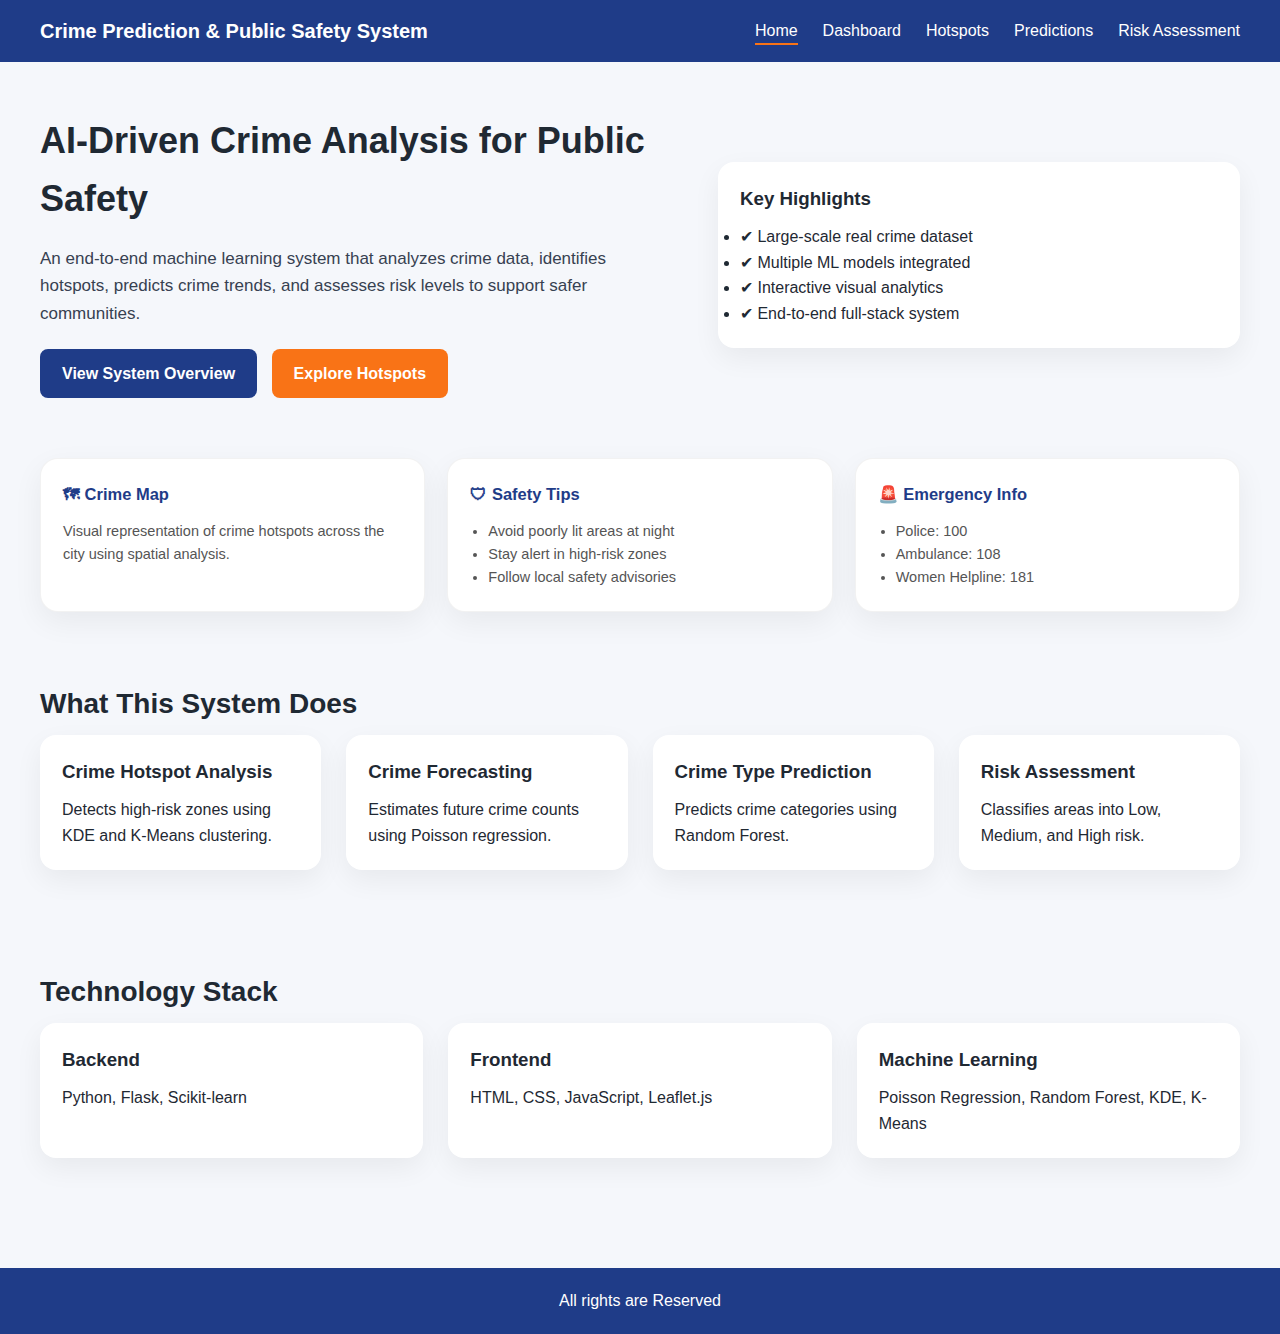
<file: frontend/index.html>
<!DOCTYPE html>
<html lang="en">
<head>
  <meta charset="UTF-8">
  <title>Crime Prediction & Public Safety System</title>
  <link rel="stylesheet" href="css/style.css">
</head>
<body>

<!-- NAVBAR -->
<div class="navbar">
  <h1>Crime Prediction & Public Safety System</h1>
  <ul>
    <li><a href="index.html" class="active">Home</a></li>
    <li><a href="dashboard.html">Dashboard</a></li>
    <li><a href="hotspots.html">Hotspots</a></li>
    <li><a href="prediction.html">Predictions</a></li>
    <li><a href="risk.html">Risk Assessment</a></li>
  </ul>
</div>

<!-- HERO -->
<div class="section hero">
  <div>
    <h2>AI-Driven Crime Analysis for Public Safety</h2>
    <p>
      An end-to-end machine learning system that analyzes crime data,
      identifies hotspots, predicts crime trends, and assesses risk levels
      to support safer communities.
    </p>

    <a href="dashboard.html" class="button">View System Overview</a>
    <a href="hotspots.html" class="button secondary">Explore Hotspots</a>
  </div>

  <div class="card">
    <h3>Key Highlights</h3>
    <ul>
      <li>✔ Large-scale real crime dataset</li>
      <li>✔ Multiple ML models integrated</li>
      <li>✔ Interactive visual analytics</li>
      <li>✔ End-to-end full-stack system</li>
    </ul>
  </div>
</div>
<!-- QUICK OVERVIEW CARDS -->
<div class="section quick-overview">
  <div class="overview-grid">

    <div class="overview-card">
      <h4>🗺 Crime Map</h4>
      <p>Visual representation of crime hotspots across the city using spatial analysis.</p>
    </div>

    <div class="overview-card">
      <h4>🛡 Safety Tips</h4>
      <ul>
        <li>Avoid poorly lit areas at night</li>
        <li>Stay alert in high-risk zones</li>
        <li>Follow local safety advisories</li>
      </ul>
    </div>

    <div class="overview-card">
      <h4>🚨 Emergency Info</h4>
      <ul>
        <li>Police: 100</li>
        <li>Ambulance: 108</li>
        <li>Women Helpline: 181</li>
      </ul>
    </div>

  </div>
</div>
<!-- FEATURES -->
<div class="section">
  <h2 class="section-title">What This System Does</h2>

  <div class="card-grid">
    <div class="card">
      <h3>Crime Hotspot Analysis</h3>
      <p>Detects high-risk zones using KDE and K-Means clustering.</p>
    </div>

    <div class="card">
      <h3>Crime Forecasting</h3>
      <p>Estimates future crime counts using Poisson regression.</p>
    </div>

    <div class="card">
      <h3>Crime Type Prediction</h3>
      <p>Predicts crime categories using Random Forest.</p>
    </div>

    <div class="card">
      <h3>Risk Assessment</h3>
      <p>Classifies areas into Low, Medium, and High risk.</p>
    </div>
  </div>
</div>

<!-- TECH STACK -->
<div class="section">
  <h2 class="section-title">Technology Stack</h2>

  <div class="card-grid">
    <div class="card">
      <h3>Backend</h3>
      <p>Python, Flask, Scikit-learn</p>
    </div>

    <div class="card">
      <h3>Frontend</h3>
      <p>HTML, CSS, JavaScript, Leaflet.js</p>
    </div>

    <div class="card">
      <h3>Machine Learning</h3>
      <p>Poisson Regression, Random Forest, KDE, K-Means</p>
    </div>
  </div>
</div>

<!-- FOOTER -->
<div class="footer">
  All rights are Reserved
</div>

</body>
</html>
</file>
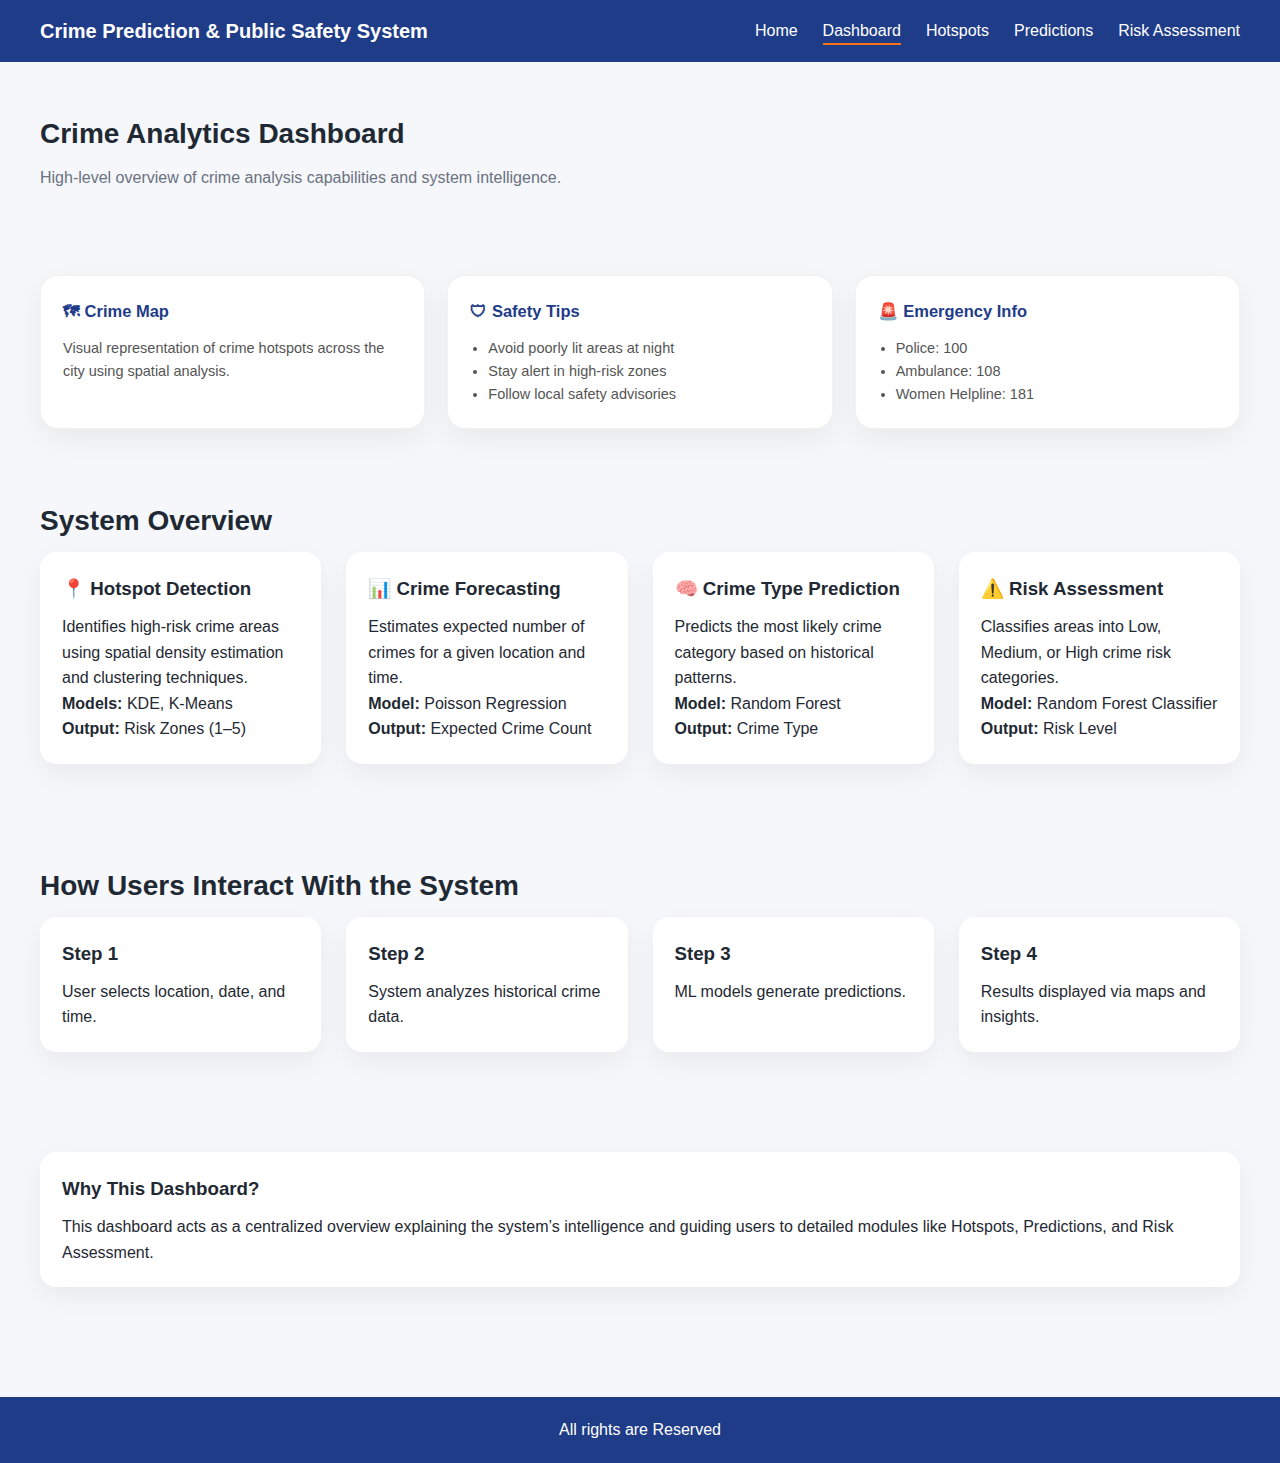
<file: frontend/dashboard.html>
<!DOCTYPE html>
<html lang="en">
<head>
  <meta charset="UTF-8">
  <title>Crime Analytics Dashboard</title>
  <link rel="stylesheet" href="css/style.css">
</head>
<body>

<!-- NAVBAR -->
<div class="navbar">
  <h1>Crime Prediction & Public Safety System</h1>
  <ul>
    <li><a href="index.html">Home</a></li>
    <li><a href="dashboard.html" class="active">Dashboard</a></li>
    <li><a href="hotspots.html">Hotspots</a></li>
    <li><a href="prediction.html">Predictions</a></li>
    <li><a href="risk.html">Risk Assessment</a></li>
  </ul>
</div>

<!-- PAGE HEADER -->
<div class="section">
  <h2 class="section-title">Crime Analytics Dashboard</h2>
  <p class="section-subtitle">
    High-level overview of crime analysis capabilities and system intelligence.
  </p>
</div>
<!-- QUICK OVERVIEW CARDS -->
<div class="section quick-overview">
  <div class="overview-grid">

    <div class="overview-card">
      <h4>🗺 Crime Map</h4>
      <p>Visual representation of crime hotspots across the city using spatial analysis.</p>
    </div>

    <div class="overview-card">
      <h4>🛡 Safety Tips</h4>
      <ul>
        <li>Avoid poorly lit areas at night</li>
        <li>Stay alert in high-risk zones</li>
        <li>Follow local safety advisories</li>
      </ul>
    </div>

    <div class="overview-card">
      <h4>🚨 Emergency Info</h4>
      <ul>
        <li>Police: 100</li>
        <li>Ambulance: 108</li>
        <li>Women Helpline: 181</li>
      </ul>
    </div>

  </div>
</div>

<!-- SYSTEM OVERVIEW -->
<div class="section">
  <h2 class="section-title">System Overview</h2>

  <div class="card-grid">
    <div class="card">
      <h3>📍 Hotspot Detection</h3>
      <p>
        Identifies high-risk crime areas using spatial density estimation
        and clustering techniques.
      </p>
      <p><strong>Models:</strong> KDE, K-Means</p>
      <p><strong>Output:</strong> Risk Zones (1–5)</p>
    </div>

    <div class="card">
      <h3>📊 Crime Forecasting</h3>
      <p>
        Estimates expected number of crimes for a given location and time.
      </p>
      <p><strong>Model:</strong> Poisson Regression</p>
      <p><strong>Output:</strong> Expected Crime Count</p>
    </div>

    <div class="card">
      <h3>🧠 Crime Type Prediction</h3>
      <p>
        Predicts the most likely crime category based on historical patterns.
      </p>
      <p><strong>Model:</strong> Random Forest</p>
      <p><strong>Output:</strong> Crime Type</p>
    </div>

    <div class="card">
      <h3>⚠️ Risk Assessment</h3>
      <p>
        Classifies areas into Low, Medium, or High crime risk categories.
      </p>
      <p><strong>Model:</strong> Random Forest Classifier</p>
      <p><strong>Output:</strong> Risk Level</p>
    </div>
  </div>
</div>

<!-- USER FLOW -->
<div class="section">
  <h2 class="section-title">How Users Interact With the System</h2>

  <div class="card-grid">
    <div class="card">
      <h3>Step 1</h3>
      <p>User selects location, date, and time.</p>
    </div>
    <div class="card">
      <h3>Step 2</h3>
      <p>System analyzes historical crime data.</p>
    </div>
    <div class="card">
      <h3>Step 3</h3>
      <p>ML models generate predictions.</p>
    </div>
    <div class="card">
      <h3>Step 4</h3>
      <p>Results displayed via maps and insights.</p>
    </div>
  </div>
</div>

<!-- WHY DASHBOARD EXISTS -->
<div class="section">
  <div class="card">
    <h3>Why This Dashboard?</h3>
    <p>
      This dashboard acts as a centralized overview explaining the system’s
      intelligence and guiding users to detailed modules like Hotspots,
      Predictions, and Risk Assessment.
    </p>
  </div>
</div>

<!-- FOOTER -->
<div class="footer">
  All rights are Reserved
</div>

</body>
</html>
</file>
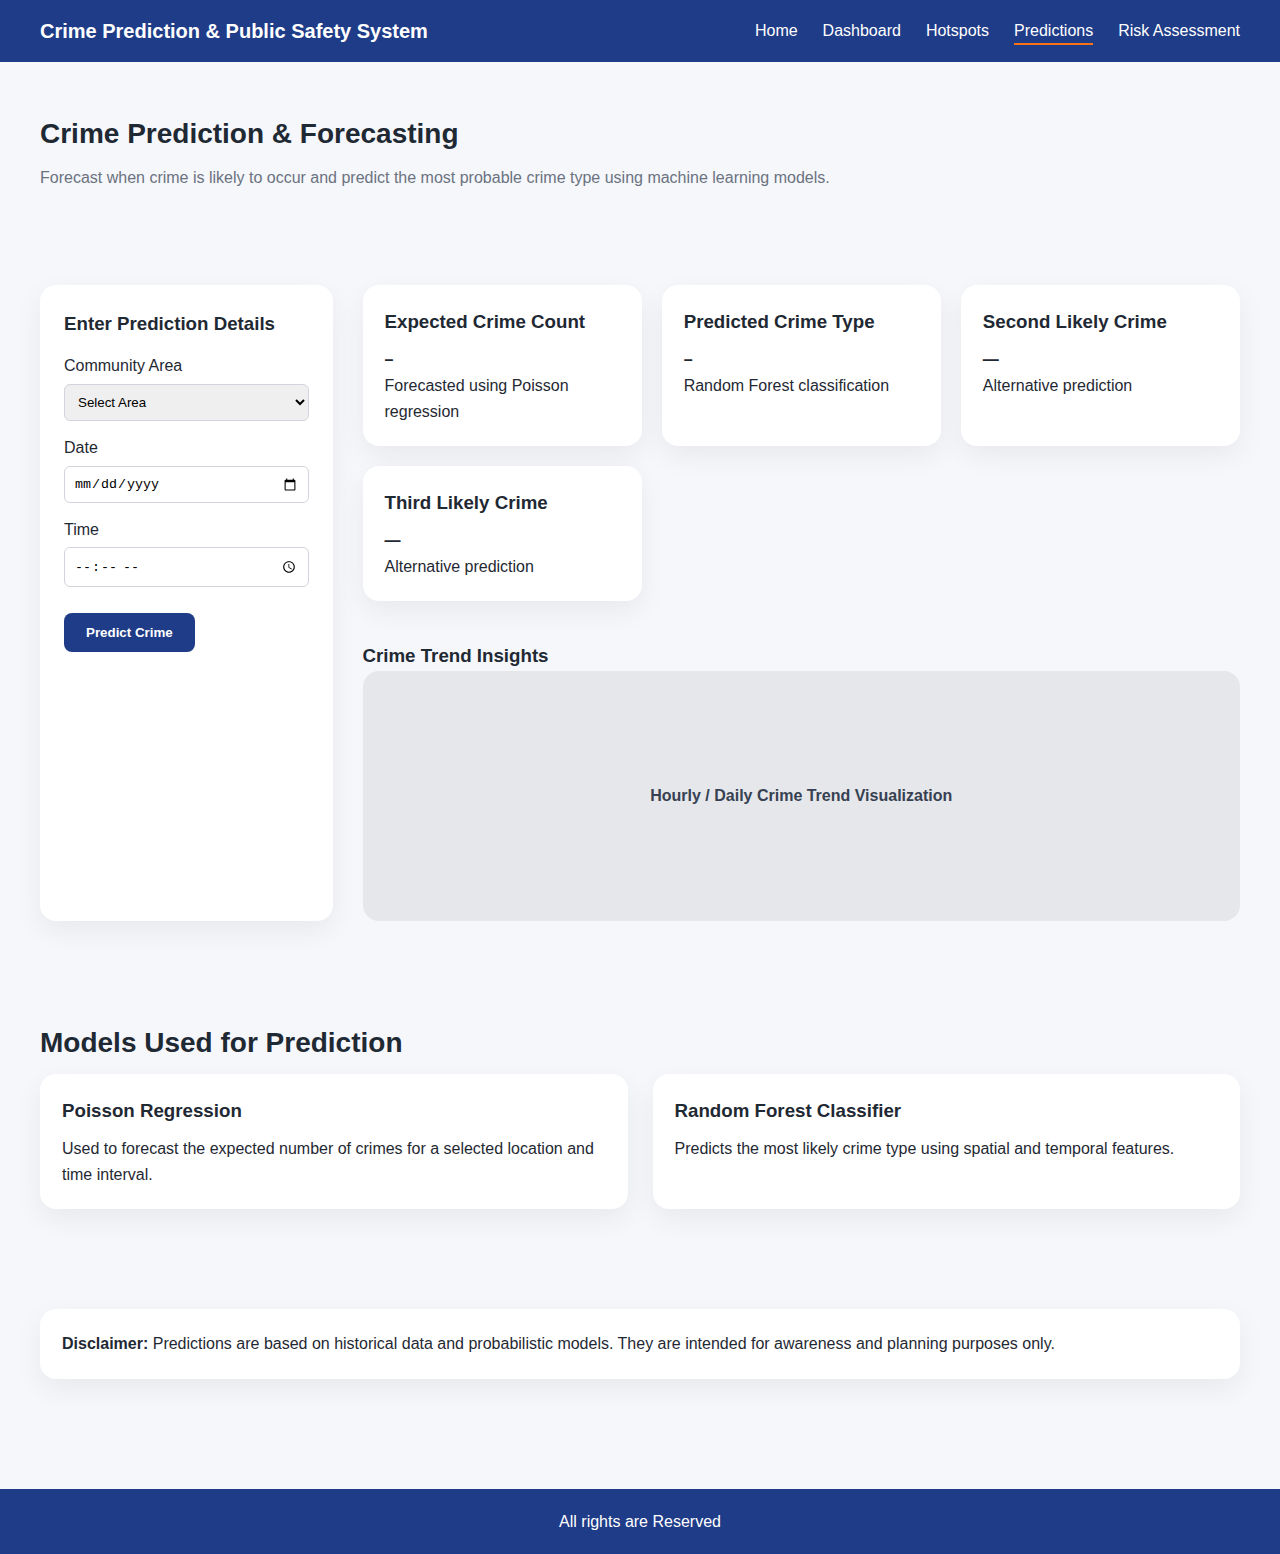
<file: frontend/prediction.html>
<!DOCTYPE html>
<html lang="en">
<head>
  <meta charset="UTF-8">
  <title>Crime Prediction & Forecasting</title>
  <link rel="stylesheet" href="css/style.css">
</head>
<body>

<!-- NAVBAR -->
<div class="navbar">
  <h1>Crime Prediction & Public Safety System</h1>
  <ul>
    <li><a href="index.html">Home</a></li>
    <li><a href="dashboard.html">Dashboard</a></li>
    <li><a href="hotspots.html">Hotspots</a></li>
    <li><a href="prediction.html" class="active">Predictions</a></li>
    <li><a href="risk.html">Risk Assessment</a></li>
  </ul>
</div>

<!-- PAGE HEADER -->
<div class="section">
  <h2 class="section-title">Crime Prediction & Forecasting</h2>
  <p class="section-subtitle">
    Forecast when crime is likely to occur and predict the most probable crime
    type using machine learning models.
  </p>
 

</div>

<!-- MAIN LAYOUT -->
<div class="section dashboard-grid">

  <!-- INPUT PANEL -->
  <div class="filter-panel">
    <h3>Enter Prediction Details</h3>

    <label>Community Area</label>
    <select id="community_area"> <!-- 🔹 -->
      <option value="">Select Area</option>
      <option value="25">Area 25</option>
      <option value="61">Area 61</option>
      <option value="71">Area 71</option>
    </select>

    <label>Date</label>
    <input type="date" id="date"> <!-- 🔹 -->

    <label>Time</label>
    <input type="time" id="time"> <!-- 🔹 -->

    <br><br>
    <button class="button" onclick="predictCrime()">Predict Crime</button> <!-- 🔹 -->
  </div>

  <!-- RESULTS SECTION -->
  <div>

    <!-- RESULT CARDS -->
    <div class="summary-cards">

      <div class="card">
        <h3>Expected Crime Count</h3>
        <p><strong id="crime_count">–</strong></p> <!-- 🔹 -->
        <p>Forecasted using Poisson regression</p>
      </div>

      <div class="card">
        <h3>Predicted Crime Type</h3>
        <p><strong id="crime_type">–</strong></p> <!-- 🔹 -->
        <p>Random Forest classification</p>
      </div>

      <div class="card">
        <h3>Second Likely Crime</h3>
        <p><strong>—</strong></p>
        <p>Alternative prediction</p>
      </div>

      <div class="card">
        <h3>Third Likely Crime</h3>
        <p><strong>—</strong></p>
        <p>Alternative prediction</p>
      </div>

    </div>

    <!-- TREND VISUALIZATION -->
    <div style="margin-top: 40px;">
      <h3>Crime Trend Insights</h3>
      <div class="map-box" style="height: 250px;">
        Hourly / Daily Crime Trend Visualization
      </div>
    </div>

  </div>
</div>

<!-- MODEL INFO -->
<div class="section">
  <h2 class="section-title">Models Used for Prediction</h2>

  <div class="card-grid">
    <div class="card">
      <h3>Poisson Regression</h3>
      <p>
        Used to forecast the expected number of crimes for a selected
        location and time interval.
      </p>
    </div>

    <div class="card">
      <h3>Random Forest Classifier</h3>
      <p>
        Predicts the most likely crime type using spatial and temporal features.
      </p>
    </div>
  </div>
</div>

<!-- DISCLAIMER -->
<div class="section">
  <div class="card">
    <p>
      <strong>Disclaimer:</strong>
      Predictions are based on historical data and probabilistic models.
      They are intended for awareness and planning purposes only.
    </p>
  </div>
</div>

<!-- FOOTER -->
<div class="footer">
  All rights are Reserved
</div>

<!-- ========================= -->
<!-- JAVASCRIPT (ONLY ADDITION) -->
<!-- ========================= -->
<script>
function predictCrime() {

  const communityArea = document.getElementById("community_area").value;
  const dateValue = document.getElementById("date").value;
  const timeValue = document.getElementById("time").value;

  if (!communityArea || !dateValue || !timeValue) {
    alert("Please fill all fields");
    return;
  }

  const date = new Date(dateValue);
  const hour = parseInt(timeValue.split(":")[0]);

  const payload = {
    community_area: Number(communityArea),
    hour: hour,
    day_of_week: date.getDay(),
    month: date.getMonth() + 1,
    year: date.getFullYear()
  };

  // 🔹 PS-2 Poisson API
  fetch("http://127.0.0.1:5000/api/poisson", {
    method: "POST",
    headers: { "Content-Type": "application/json" },
    body: JSON.stringify(payload)
  })
  .then(res => res.json())
  .then(data => {
    document.getElementById("crime_count").innerText =
      data.expected_crimes;
  });

  // 🔹 PS-3 Crime Type API
  fetch("http://127.0.0.1:5000/api/crime-type", {
    method: "POST",
    headers: { "Content-Type": "application/json" },
    body: JSON.stringify(payload)
  })
  .then(res => res.json())
  .then(data => {
    document.getElementById("crime_type").innerText =
      data.predicted_crime_type;
  });
}
</script>

</body>
</html>
</file>
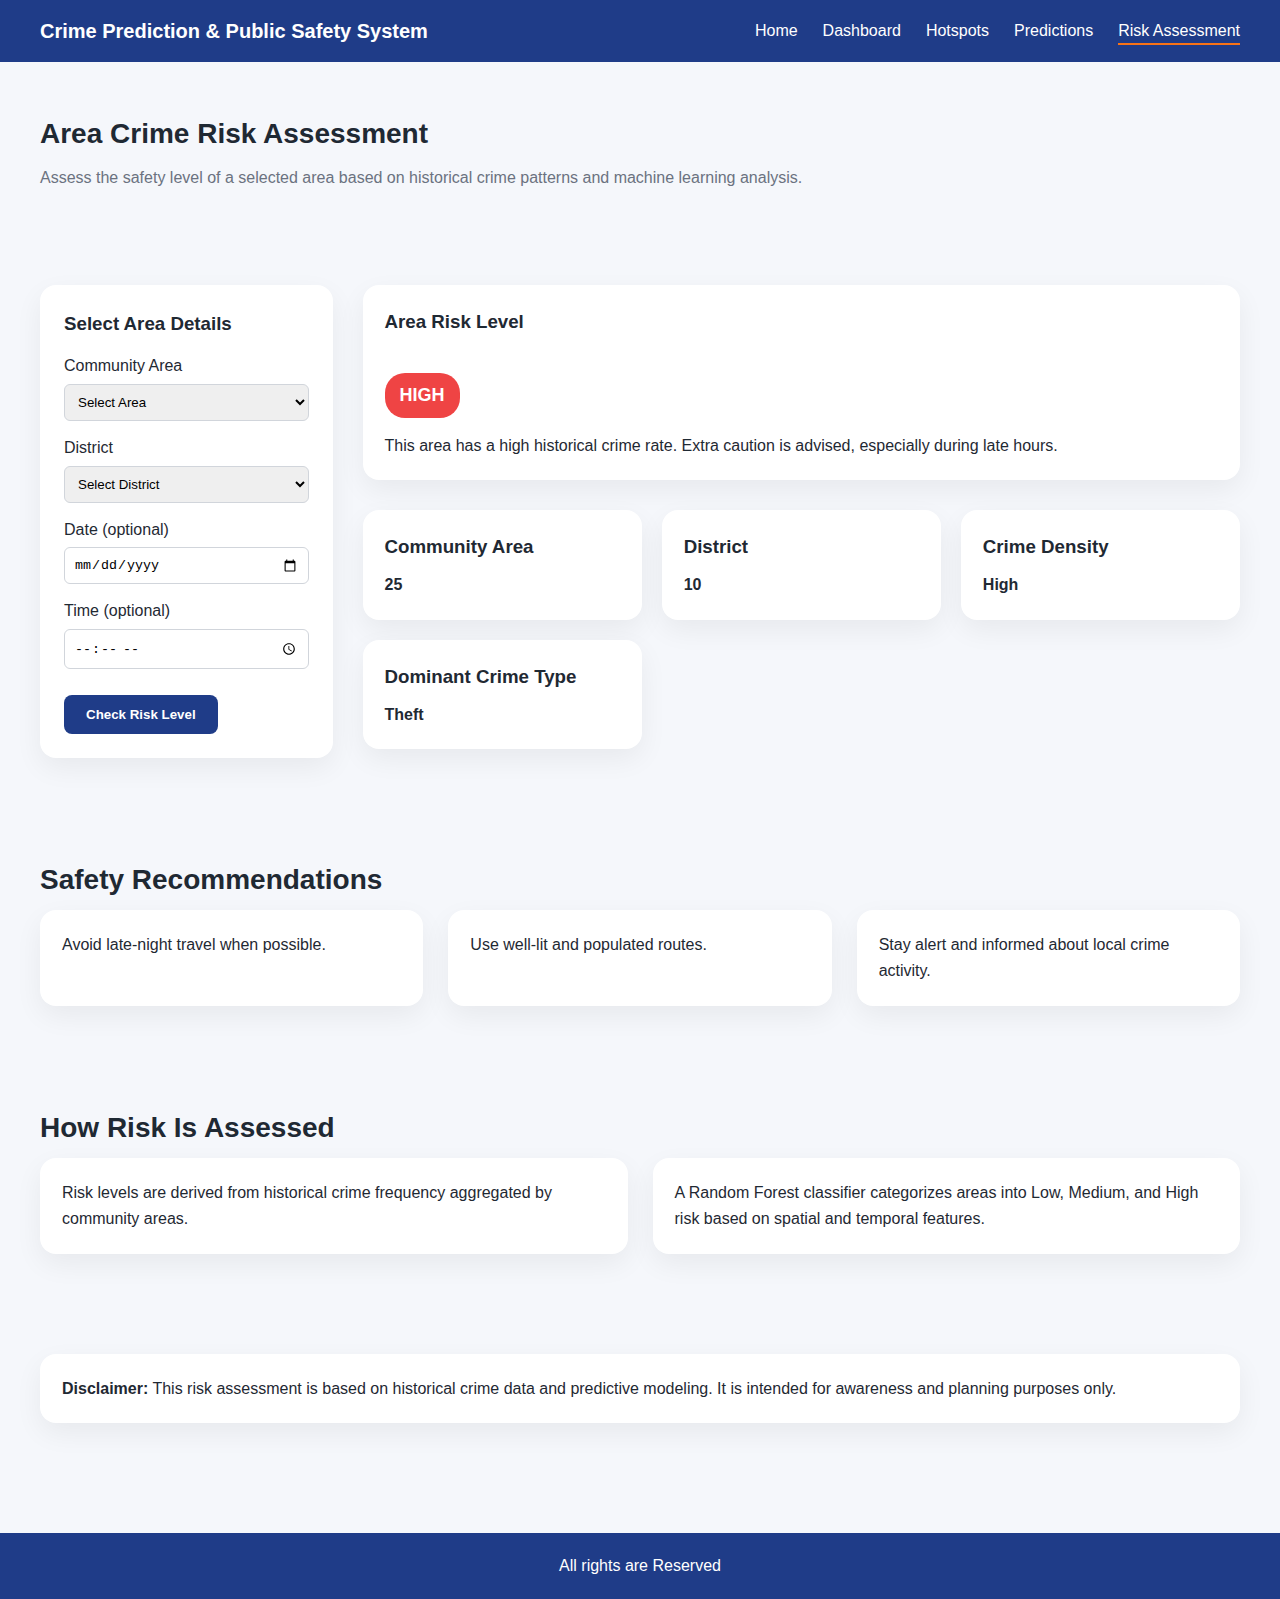
<file: frontend/risk.html>
<!DOCTYPE html>
<html lang="en">
<head>
  <meta charset="UTF-8">
  <title>Crime Risk Level Assessment</title>
  <link rel="stylesheet" href="css/style.css">
</head>
<body>

<!-- NAVBAR -->
<div class="navbar">
  <h1>Crime Prediction & Public Safety System</h1>
  <ul>
    <li><a href="index.html">Home</a></li>
    <li><a href="dashboard.html">Dashboard</a></li>
    <li><a href="hotspots.html">Hotspots</a></li>
    <li><a href="prediction.html">Predictions</a></li>
    <li><a href="risk.html" class="active">Risk Assessment</a></li>
  </ul>
</div>

<!-- PAGE HEADER -->
<div class="section">
  <h2 class="section-title">Area Crime Risk Assessment</h2>
  <p class="section-subtitle">
    Assess the safety level of a selected area based on historical crime patterns
    and machine learning analysis.
  </p>
</div>

</div>

<!-- MAIN LAYOUT -->
<div class="section dashboard-grid">

  <!-- INPUT PANEL -->
  <div class="filter-panel">
    <h3>Select Area Details</h3>

    <label>Community Area</label>
    <select id="communityArea">
      <option>Select Area</option>
      <option>Area 25</option>
      <option>Area 61</option>
      <option>Area 71</option>
    </select>

    <label>District</label>
    <select id="district">
      <option>Select District</option>
      <option>District 10</option>
      <option>District 12</option>
      <option>District 18</option>
    </select>

    <label>Date (optional)</label>
    <input type="date" id="date">

    <label>Time (optional)</label>
    <input type="time" id="time">

    <br><br>
    <button class="button" onclick="checkRisk()">Check Risk Level</button>
  </div>

  <!-- RISK RESULT -->
  <div>

    <!-- MAIN RISK CARD -->
    <div class="card" style="margin-bottom: 30px;">
      <h3>Area Risk Level</h3>
      <br>
      <span class="badge high" id="riskBadge" style="font-size: 18px;">HIGH</span>
      <p id="riskText" style="margin-top: 15px;">
        This area has a high historical crime rate. Extra caution is advised,
        especially during late hours.
      </p>
    </div>

    <!-- SUPPORTING INFO -->
    <div class="summary-cards">

      <div class="card">
        <h3>Community Area</h3>
        <p><strong id="summaryArea">25</strong></p>
      </div>

      <div class="card">
        <h3>District</h3>
        <p><strong id="summaryDistrict">10</strong></p>
      </div>

      <div class="card">
        <h3>Crime Density</h3>
        <p><strong id="summaryDensity">High</strong></p>
      </div>

      <div class="card">
        <h3>Dominant Crime Type</h3>
        <p><strong>Theft</strong></p>
      </div>

    </div>

  </div>
</div>

<!-- SAFETY RECOMMENDATIONS -->
<div class="section">
  <h2 class="section-title">Safety Recommendations</h2>

  <div class="card-grid">
    <div class="card">
      <p>Avoid late-night travel when possible.</p>
    </div>
    <div class="card">
      <p>Use well-lit and populated routes.</p>
    </div>
    <div class="card">
      <p>Stay alert and informed about local crime activity.</p>
    </div>
  </div>
</div>

<!-- MODEL EXPLANATION -->
<div class="section">
  <h2 class="section-title">How Risk Is Assessed</h2>

  <div class="card-grid">
    <div class="card">
      <p>
        Risk levels are derived from historical crime frequency aggregated
        by community areas.
      </p>
    </div>
    <div class="card">
      <p>
        A Random Forest classifier categorizes areas into Low, Medium,
        and High risk based on spatial and temporal features.
      </p>
    </div>
  </div>
</div>

<!-- DISCLAIMER -->
<div class="section">
  <div class="card">
    <p>
      <strong>Disclaimer:</strong>
      This risk assessment is based on historical crime data and predictive
      modeling. It is intended for awareness and planning purposes only.
    </p>
  </div>
</div>

<!-- FOOTER -->
<div class="footer">
  All rights are Reserved
</div>

<!-- ========================= -->
<!-- RISK API INTEGRATION JS -->
<!-- ========================= -->
<script>
function checkRisk() {
  const areaText = document.getElementById("communityArea").value;
  const districtText = document.getElementById("district").value;
  const dateVal = document.getElementById("date").value;
  const timeVal = document.getElementById("time").value;

  if (!areaText.includes("Area")) {
    alert("Please select a Community Area");
    return;
  }

  const communityArea = parseInt(areaText.replace("Area ", ""));
  const date = dateVal ? new Date(dateVal) : new Date();
  const hour = timeVal ? parseInt(timeVal.split(":")[0]) : 12;

  const payload = {
    community_area: communityArea,
    hour: hour,
    day_of_week: date.getDay(),
    month: date.getMonth() + 1
  };
fetch("https://crime-prediction-system-b0oq.onrender.com/api/risk",{
    method: "POST",
    headers: { "Content-Type": "application/json" },
    body: JSON.stringify(payload)
  })
  .then(res => res.json())
  .then(data => {
    const risk = data.risk_level;

    const badge = document.getElementById("riskBadge");
    const text = document.getElementById("riskText");

    badge.innerText = risk;
    badge.classList.remove("low", "medium", "high");

    if (risk === "HIGH") {
      badge.classList.add("high");
      text.innerText =
        "This area has a high historical crime rate. Extra caution is advised, especially during late hours.";
      document.getElementById("summaryDensity").innerText = "High";
    } else if (risk === "MEDIUM") {
      badge.classList.add("medium");
      text.innerText =
        "This area has a moderate crime risk. Stay alert and take precautions.";
      document.getElementById("summaryDensity").innerText = "Medium";
    } else {
      badge.classList.add("low");
      text.innerText =
        "This area has a relatively low crime risk and is considered safer.";
      document.getElementById("summaryDensity").innerText = "Low";
    }

    document.getElementById("summaryArea").innerText = communityArea;
    document.getElementById("summaryDistrict").innerText =
      districtText.replace("District ", "");
  })
  .catch(err => {
    console.error("Risk API error:", err);
    alert("Failed to fetch risk level");
  });
}
</script>

</body>
</html>
</file>
<file: frontend/css/style.css>
/* ======================
   GLOBAL RESET
====================== */
* {
  margin: 0;
  padding: 0;
  box-sizing: border-box;
}

body {
  font-family: 'Inter', sans-serif;
  background-color: #f5f7fb;
  color: #1f2933;
  line-height: 1.6;
}

/* ======================
   NAVBAR
====================== */
.navbar {
  background-color: #1f3c88;
  color: #fff;
  padding: 15px 40px;
  display: flex;
  justify-content: space-between;
  align-items: center;
}

.navbar h1 {
  font-size: 20px;
}

.navbar ul {
  list-style: none;
  display: flex;
  gap: 25px;
}

.navbar ul li a {
  text-decoration: none;
  color: #ffffff;
  font-weight: 500;
}

.navbar ul li a.active {
  border-bottom: 2px solid #f97316;
  padding-bottom: 4px;
}

/* ======================
   SECTIONS
====================== */
.section {
  padding: 50px 40px;
}

.section-title {
  font-size: 28px;
  margin-bottom: 8px;
}

.section-subtitle {
  color: #6b7280;
  margin-bottom: 25px;
  max-width: 900px;
}

/* remove excessive gap between header & content */
.section + .section.dashboard-grid {
  padding-top: 20px;
}

/* ======================
   HERO (INDEX PAGE)
====================== */
.hero {
  display: grid;
  grid-template-columns: 1.1fr 0.9fr;
  gap: 40px;
  align-items: center;
}

.hero h2 {
  font-size: 36px;
  margin-bottom: 18px;
}

.hero p {
  font-size: 17px;
  margin-bottom: 22px;
  color: #374151;
}

.button {
  padding: 12px 22px;
  background-color: #1f3c88;
  color: white;
  border: none;
  border-radius: 8px;
  text-decoration: none;
  font-weight: 600;
  display: inline-block;
}

.button.secondary {
  background-color: #f97316;
  margin-left: 10px;
}

/* ======================
   QUICK INFO STRIP (NEW)
====================== */
.info-strip {
  padding: 20px 40px;
  margin-top: -20px;
}

.info-cards {
  display: grid;
  grid-template-columns: repeat(auto-fit, minmax(220px, 1fr));
  gap: 18px;
}

.info-card {
  background: #ffffff;
  border-radius: 14px;
  padding: 16px 18px;
  font-size: 14px;
  color: #1f2a44;
  box-shadow: 0 6px 16px rgba(0,0,0,0.05);
}

/* ======================
   CARDS
====================== */
.card-grid {
  display: grid;
  grid-template-columns: repeat(auto-fit, minmax(220px, 1fr));
  gap: 25px;
}

.card {
  background-color: white;
  padding: 22px;
  border-radius: 16px;
  box-shadow: 0 10px 28px rgba(0,0,0,0.06);
}

.card h3 {
  margin-bottom: 10px;
}

/* ======================
   DASHBOARD GRID
====================== */
.dashboard-grid {
  display: grid;
  grid-template-columns: 1fr 3fr;
  gap: 30px;
}

.filter-panel {
  background: white;
  padding: 24px;
  border-radius: 16px;
  box-shadow: 0 10px 28px rgba(0,0,0,0.06);
}

.filter-panel label {
  display: block;
  margin-top: 14px;
  font-weight: 500;
}

.filter-panel input,
.filter-panel select {
  width: 100%;
  padding: 9px;
  margin-top: 5px;
  border-radius: 6px;
  border: 1px solid #d1d5db;
}

.summary-cards {
  display: grid;
  grid-template-columns: repeat(auto-fit, minmax(220px, 1fr));
  gap: 20px;
}

/* ======================
   MAP / VISUAL PLACEHOLDER
====================== */
.map-box {
  height: 340px;
  background: #e5e7eb;
  border-radius: 16px;
  display: flex;
  align-items: center;
  justify-content: center;
  color: #374151;
  font-weight: 600;
  text-align: center;
}

#map {
  width: 100%;
  height: 550px;
  border-radius: 16px;
  margin-top: 20px;
}

/* ======================
   QUICK OVERVIEW CARDS
====================== */
.quick-overview {
  padding: 20px 40px;
  margin-top: -10px;
}

.overview-grid {
  display: grid;
  grid-template-columns: repeat(auto-fit, minmax(260px, 1fr));
  gap: 22px;
}

.overview-card {
  background: #ffffff;
  border-radius: 18px;
  padding: 22px;
  border: 1px solid rgba(0,0,0,0.05);
  box-shadow: 0 10px 30px rgba(0,0,0,0.06);
  transition: all 0.3s ease;
}

.overview-card:hover {
  transform: translateY(-4px);
  box-shadow: 0 18px 40px rgba(0,0,0,0.08);
}

.overview-card h4 {
  font-size: 16.5px;
  font-weight: 600;
  color: #1f3c88;
  margin-bottom: 12px;
}

.overview-card p,
.overview-card li {
  font-size: 14.5px;
  color: #555;
  line-height: 1.6;
}

.overview-card ul {
  padding-left: 18px;
}

/* ======================
   RISK BADGES
====================== */
.badge {
  padding: 8px 15px;
  border-radius: 20px;
  font-weight: bold;
  display: inline-block;
  font-size: 14px;
}

.badge.low { background: #22c55e; color: white; }
.badge.medium { background: #f97316; color: white; }
.badge.high { background: #ef4444; color: white; }

/* ======================
   TEXT HELPERS
====================== */
.muted-text {
  color: #6b7280;
  font-size: 14px;
  margin-bottom: 10px;
}

/* ======================
   FOOTER
====================== */
.footer {
  background: #1f3c88;
  color: white;
  padding: 20px;
  text-align: center;
  margin-top: 60px;
}
</file>
